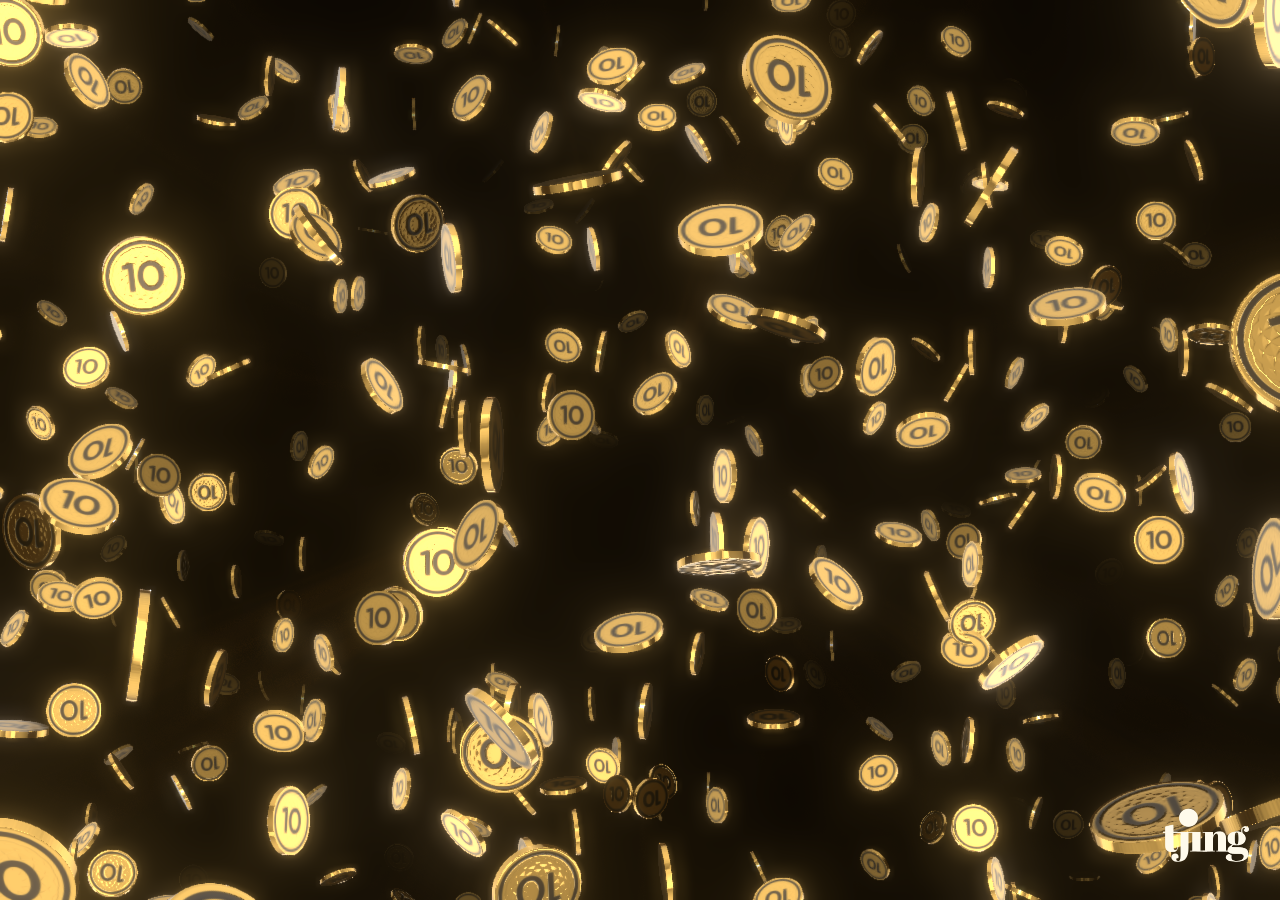
<file: 2001-12-16/index.html>
<!DOCTYPE html><html lang=""><head><meta charset="utf-8"><meta http-equiv="X-UA-Compatible" content="IE=edge"><meta name="viewport" content="width=device-width,initial-scale=1"><link rel="icon" href="favicon.ico"><title>instanced-coins</title><link href="css/app.809bfdd3.css" rel="preload" as="style"><link href="js/app.d275c080.js" rel="preload" as="script"><link href="js/chunk-vendors.b097328f.js" rel="preload" as="script"><link href="css/app.809bfdd3.css" rel="stylesheet"></head><body><noscript><strong>We're sorry but instanced-coins doesn't work properly without JavaScript enabled. Please enable it to continue.</strong></noscript><div id="app"></div><script src="js/chunk-vendors.b097328f.js"></script><script src="js/app.d275c080.js"></script></body></html>
</file>
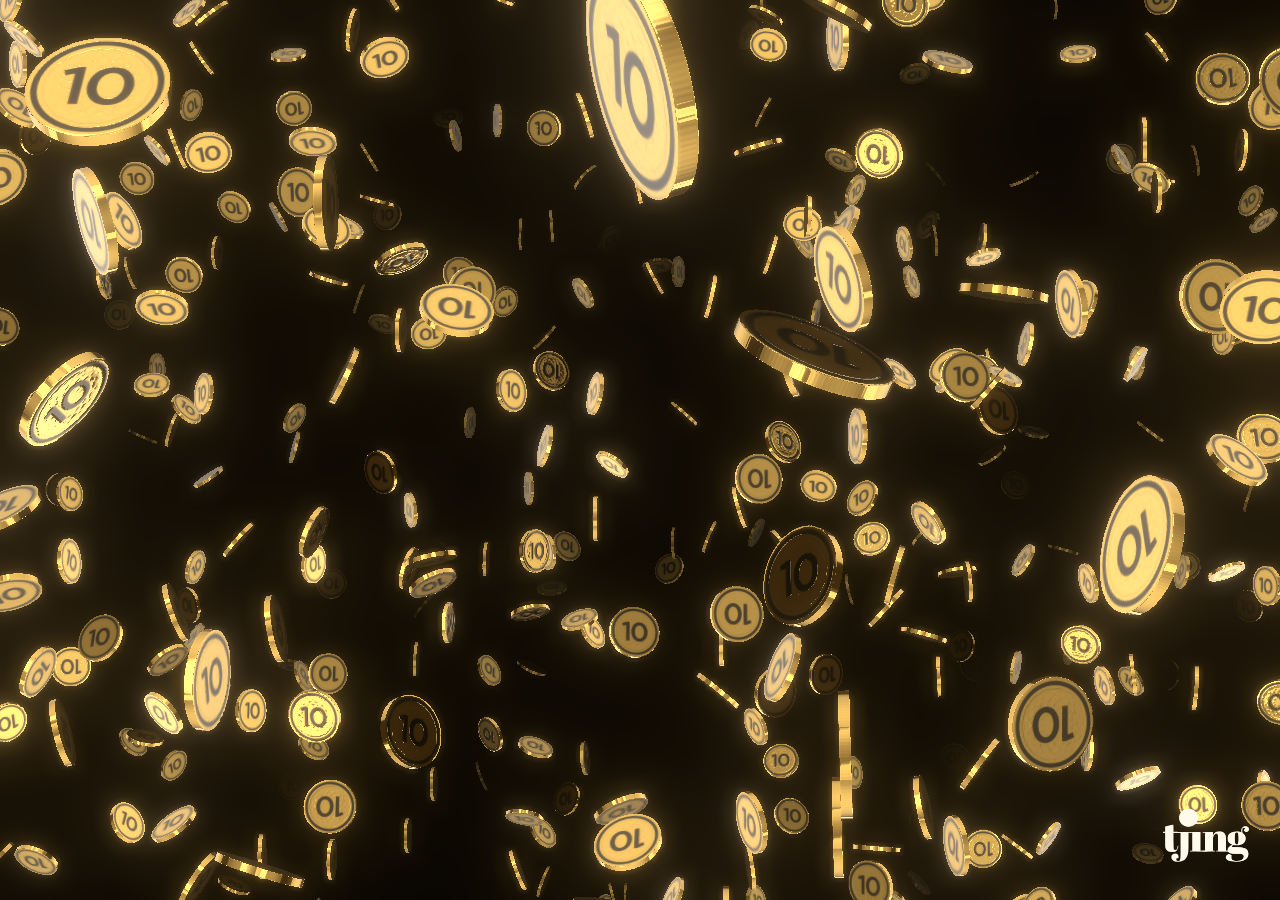
<file: experiments/coins-1/index.html>
<!DOCTYPE html><html lang=""><head><meta charset="utf-8"><meta http-equiv="X-UA-Compatible" content="IE=edge"><meta name="viewport" content="width=device-width,initial-scale=1"><link rel="icon" href="favicon.ico"><title>instanced-coins</title><link href="css/app.809bfdd3.css" rel="preload" as="style"><link href="js/app.251d37ef.js" rel="preload" as="script"><link href="js/chunk-vendors.be4ddab7.js" rel="preload" as="script"><link href="css/app.809bfdd3.css" rel="stylesheet"></head><body><noscript><strong>We're sorry but instanced-coins doesn't work properly without JavaScript enabled. Please enable it to continue.</strong></noscript><div id="app"></div><script src="js/chunk-vendors.be4ddab7.js"></script><script src="js/app.251d37ef.js"></script></body></html>
</file>
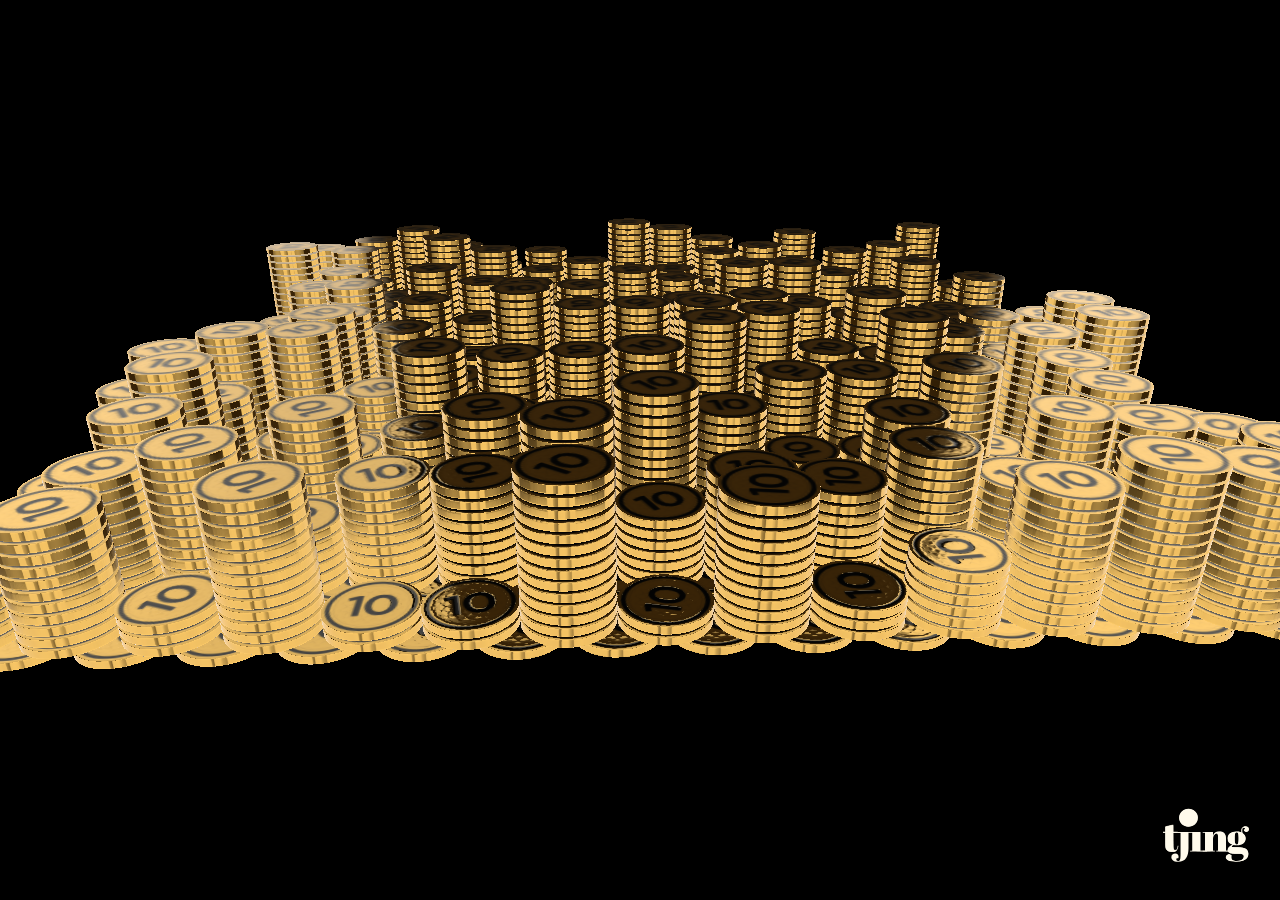
<file: experiments/coins-2/index.html>
<!DOCTYPE html><html lang=""><head><meta charset="utf-8"><meta http-equiv="X-UA-Compatible" content="IE=edge"><meta name="viewport" content="width=device-width,initial-scale=1"><link rel="icon" href="favicon.ico"><title>instanced-coins</title><link href="css/app.6f8f7470.css" rel="preload" as="style"><link href="js/app.0f8a0786.js" rel="preload" as="script"><link href="js/chunk-vendors.3a3808dd.js" rel="preload" as="script"><link href="css/app.6f8f7470.css" rel="stylesheet"></head><body><noscript><strong>We're sorry but instanced-coins doesn't work properly without JavaScript enabled. Please enable it to continue.</strong></noscript><div id="app"></div><script src="js/chunk-vendors.3a3808dd.js"></script><script src="js/app.0f8a0786.js"></script></body></html>
</file>
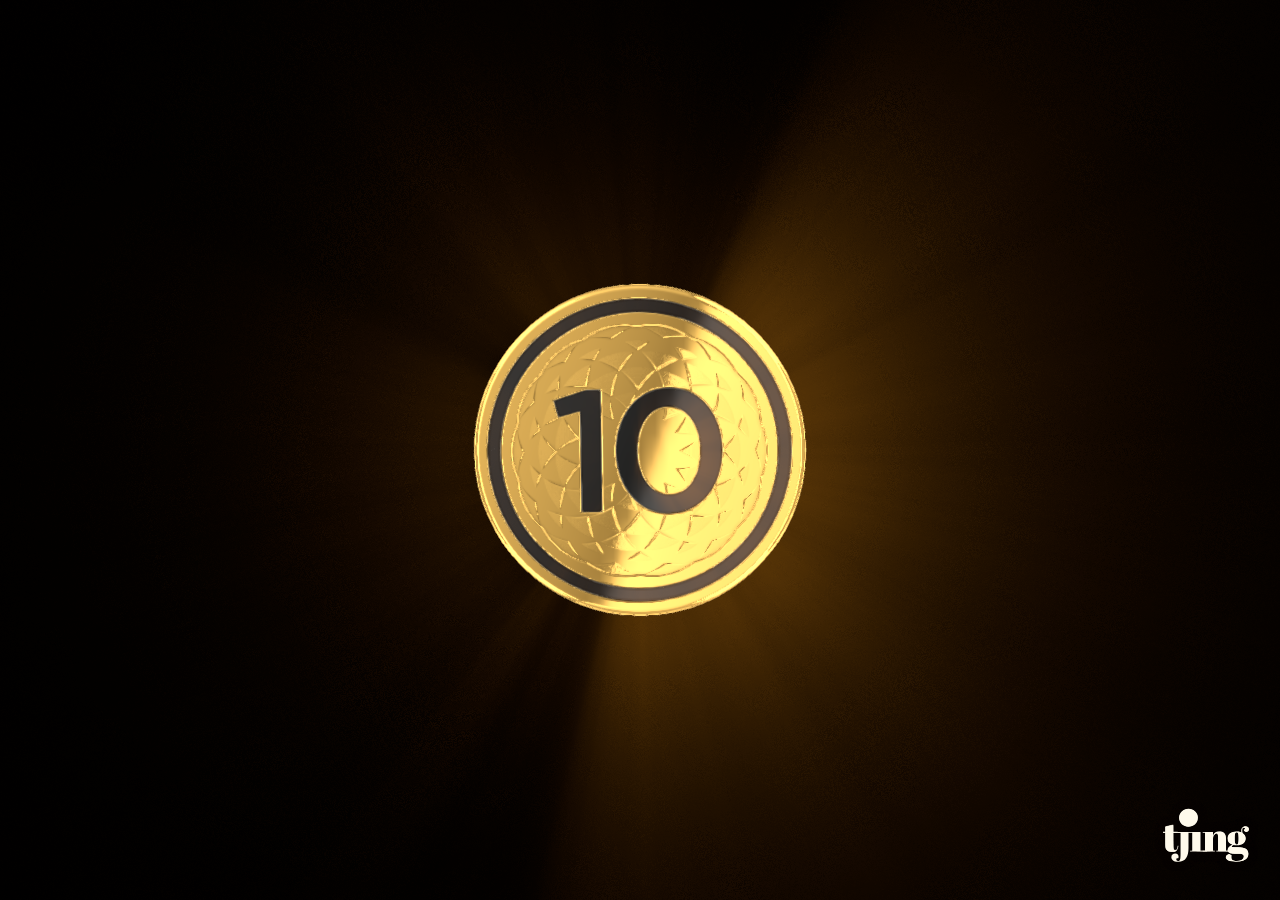
<file: experiments/electric-coin/index.html>
<!DOCTYPE html><html lang=""><head><meta charset="utf-8"><meta http-equiv="X-UA-Compatible" content="IE=edge"><meta name="viewport" content="width=device-width,initial-scale=1"><link rel="icon" href="favicon.ico"><title>instanced-coins</title><link href="css/app.4ec3b068.css" rel="preload" as="style"><link href="js/app.241f5039.js" rel="preload" as="script"><link href="js/chunk-vendors.733bcedc.js" rel="preload" as="script"><link href="css/app.4ec3b068.css" rel="stylesheet"></head><body><noscript><strong>We're sorry but instanced-coins doesn't work properly without JavaScript enabled. Please enable it to continue.</strong></noscript><div id="app"></div><script src="js/chunk-vendors.733bcedc.js"></script><script src="js/app.241f5039.js"></script></body></html>
</file>
<file: 2001-12-16/css/app.809bfdd3.css>
.ExperimentWrapper[data-v-ac450e50]{margin:40px 0 0;width:100%;height:100%;left:0;top:0;margin:0}.threeTargetContainer[data-v-ac450e50]{width:100%;height:100%;left:0;top:0;margin:0}#app{font-family:Avenir,Helvetica,Arial,sans-serif;-webkit-font-smoothing:antialiased;-moz-osx-font-smoothing:grayscale;text-align:center;color:#2c3e50;margin-top:60px}body,html{width:100%;height:100%;top:0;left:0;margin:0;padding:0}.Logo{position:absolute;bottom:30px;right:30px}
</file>
<file: experiments/coins-1/css/app.809bfdd3.css>
.ExperimentWrapper[data-v-ac450e50]{margin:40px 0 0;width:100%;height:100%;left:0;top:0;margin:0}.threeTargetContainer[data-v-ac450e50]{width:100%;height:100%;left:0;top:0;margin:0}#app{font-family:Avenir,Helvetica,Arial,sans-serif;-webkit-font-smoothing:antialiased;-moz-osx-font-smoothing:grayscale;text-align:center;color:#2c3e50;margin-top:60px}body,html{width:100%;height:100%;top:0;left:0;margin:0;padding:0}.Logo{position:absolute;bottom:30px;right:30px}
</file>
<file: experiments/coins-2/css/app.6f8f7470.css>
.ExperimentWrapper[data-v-ac450e50]{margin:40px 0 0;width:100%;height:100%;left:0;top:0;margin:0}.threeTargetContainer[data-v-ac450e50]{width:100%;height:100%;left:0;top:0;margin:0}#app{font-family:Avenir,Helvetica,Arial,sans-serif;-webkit-font-smoothing:antialiased;-moz-osx-font-smoothing:grayscale;text-align:center;color:#2c3e50;margin-top:60px}body,html{width:100%;height:100%;top:0;left:0;margin:0;padding:0}.Logo{position:absolute;bottom:30px;right:30px;filter:drop-shadow(0 0 5px rgba(0,0,0,.3))}
</file>
<file: experiments/electric-coin/css/app.4ec3b068.css>
.ExperimentWrapper[data-v-39eef10c]{margin:40px 0 0;width:100%;height:100%;left:0;top:0;margin:0}.threeTargetContainer[data-v-39eef10c]{width:100%;height:100%;left:0;top:0;margin:0}#app{font-family:Avenir,Helvetica,Arial,sans-serif;-webkit-font-smoothing:antialiased;-moz-osx-font-smoothing:grayscale;text-align:center;color:#2c3e50;margin-top:60px}body,html{width:100%;height:100%;top:0;left:0;margin:0;padding:0}.Logo{position:absolute;bottom:30px;right:30px;filter:drop-shadow(0 0 5px rgba(0,0,0,.3))}
</file>
